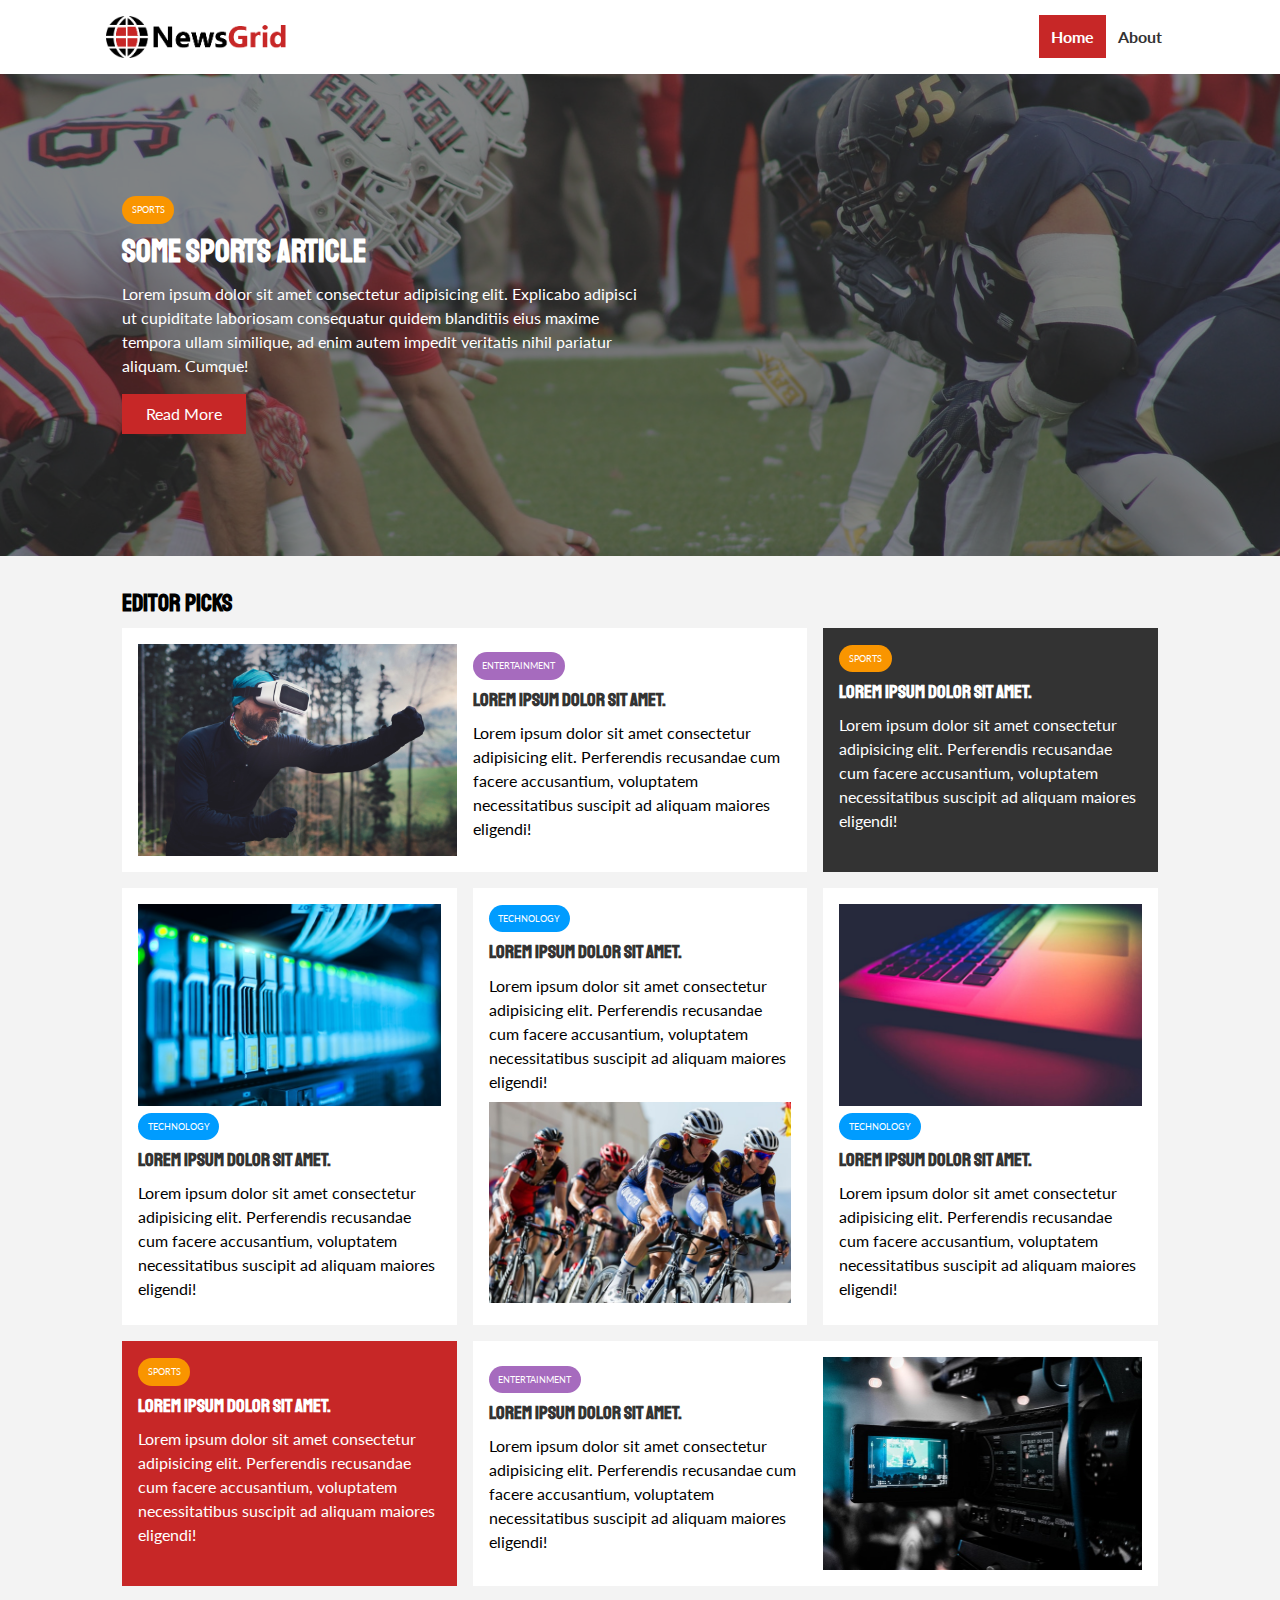
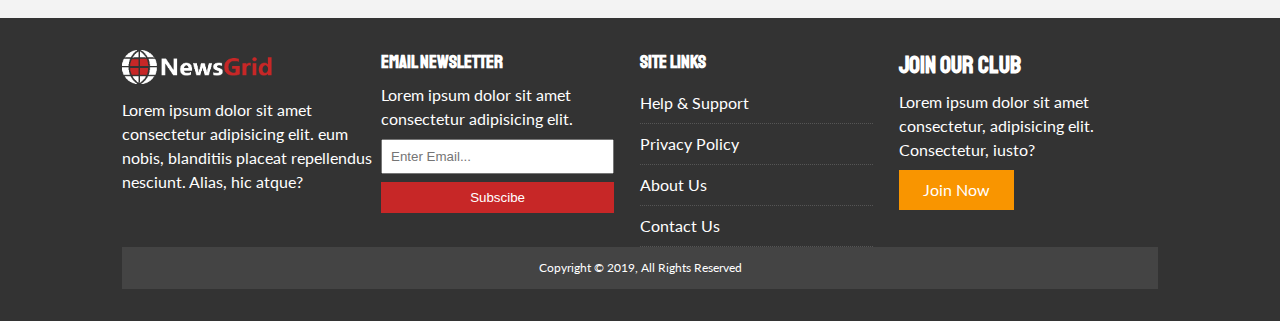
<file: index.html>
<!DOCTYPE html>
<html lang="en">
<head>
    <meta charset="UTF-8">
    <meta name="viewport" content="width=device-width, initial-scale=1.0">
    <meta http-equiv="X-UA-Compatible" content="ie=edge">
    <title>News Website | Home</title>
    <link rel="stylesheet" href="css/style.css">
    <link rel="stylesheet" media="screen and (max-width:768px)" 
    href="css/mobile.css">
    <link rel="stylesheet" 
    href="https://use.fontawesome.com/releases/v5.7.2/css/all.css" 
    integrity="sha384-fnmOCqbTlWIlj8LyTjo7mOUStjsKC4pOpQbqyi7RrhN7udi9RwhKkMHpvLbHG9Sr" 
    crossorigin="anonymous">
    <link rel="shortcut icon" href="/favicon.ico" type="image/x-icon">
    <link rel="icon" href="/favicon.ico" type="image/x-icon">
</head>
<body>
        <nav id="main-nav">
                <div class="container">
                    <img src="img/logo.png" alt="NewsGrid" class="logo">
                  <div class="social">
                    <a href="http://facebook.com" target="_blank"><i class="fab fa-facebook fa-2x"></i></a>
                    <a href="http://twitter.com" target="_blank"><i class="fab fa-twitter fa-2x"></i></a>
                    <a href="http://instagram.com" target="_blank"><i class="fab fa-instagram fa-2x"></i></a>
                    <a href="http://youtube.com" target="_blank"><i class="fab fa-youtube fa-2x"></i></a>
                  </div>
                  <ul>
                    <li><a class="current" href="index.html">Home</a></li>
                    <li><a href="about.html">About</a></li>
                  </ul>
                </div>
              </nav>

              <!-- Showcase -->
              <header id="showcase">
                <div class="container">
                  <div class="showcase-container">
                    <div class="showcase-content">
                      <div class="category category-sports">Sports</div>
                      <h1>Some Sports Article</h1>
                      <p>Lorem ipsum dolor sit amet consectetur adipisicing elit. 
                        Explicabo adipisci ut cupiditate laboriosam 
                        consequatur quidem blanditiis eius maxime tempora ullam similique, ad enim autem impedit veritatis nihil pariatur aliquam. Cumque!</p>
                        <a href="article.html" class="btn btn-primary">Read More</a>
                    </div>
                  </div>
                </div>
              </header>

              <!-- Home Articles -->
        <section id="home-articles" class="py-2">
          <div class="container">
          <h2>Editor Picks</h2>
          <div class="articles-container">
            <article class="card">
              <img src="./img/articles/ent1.jpg" alt="">
              <div>
                <div class="category category-ent">Entertainment</div>
                <h3><a href="article.html">Lorem ipsum dolor sit amet.</a></h3>
                <p>Lorem ipsum dolor sit amet consectetur adipisicing elit. Perferendis recusandae cum facere accusantium, voluptatem necessitatibus suscipit ad aliquam maiores eligendi!</p>
              </div>
            </article>

            <article class="card bg-dark">
               <div class="category category-sports">Sports</div>
                  <h3><a href="article.html">Lorem ipsum dolor sit amet.</a></h3>
                  <p>Lorem ipsum dolor sit amet consectetur adipisicing elit. Perferendis recusandae cum facere accusantium, voluptatem necessitatibus suscipit ad aliquam maiores eligendi!</p>
              </article>

              <article class="card">
                <img src="./img/articles/tech1.jpg" alt="">
                  <div class="category category-tech">Technology</div>
                     <h3><a href="article.html">Lorem ipsum dolor sit amet.</a></h3>
                     <p>Lorem ipsum dolor sit amet consectetur adipisicing elit. Perferendis recusandae cum facere accusantium, voluptatem necessitatibus suscipit ad aliquam maiores eligendi!</p>
                 </article>

                 <article class="card">
                      <div class="category category-tech">Technology</div>
                         <h3><a href="article.html">Lorem ipsum dolor sit amet.</a></h3>
                         <p>Lorem ipsum dolor sit amet consectetur adipisicing elit. Perferendis recusandae cum facere accusantium, voluptatem necessitatibus suscipit ad aliquam maiores eligendi!</p>
                         <img src="./img/articles/sports1.jpg" alt="">
                     </article>

                     <article class="card">
                        <img src="./img/articles/tech2.jpg" alt="">
                          <div class="category category-tech">Technology</div>
                             <h3><a href="article.html">Lorem ipsum dolor sit amet.</a></h3>
                             <p>Lorem ipsum dolor sit amet consectetur adipisicing elit. Perferendis recusandae cum facere accusantium, voluptatem necessitatibus suscipit ad aliquam maiores eligendi!</p>
                         </article>

                         <article class="card bg-primary">
                            <div class="category category-sports">Sports</div>
                               <h3><a href="article.html">Lorem ipsum dolor sit amet.</a></h3>
                               <p>Lorem ipsum dolor sit amet consectetur adipisicing elit. Perferendis recusandae cum facere accusantium, voluptatem necessitatibus suscipit ad aliquam maiores eligendi!</p>
                           </article>

                           <article class="card">
                              <div>
                                <div class="category category-ent">Entertainment</div>
                                <h3><a href="article.html">Lorem ipsum dolor sit amet.</a></h3>
                                <p>Lorem ipsum dolor sit amet consectetur adipisicing elit. Perferendis recusandae cum facere accusantium, voluptatem necessitatibus suscipit ad aliquam maiores eligendi!</p>
                              </div>
                              <img src="./img/articles/ent2.jpg" alt="">
                            </article>
               
          </div>
        </div>
        </section>  
        
        <!-- Footer Starts from here -->
    <footer id="main-footer" class="bg-dark py-2">
    <div class="container footer-container">
    <div>
        <img src="./img/logo_light.png" alt="NewsLogo">
        <p>Lorem ipsum dolor sit amet consectetur adipisicing elit. eum nobis, 
            blanditiis placeat repellendus nesciunt. Alias, hic atque?</p>
    </div>
    <div>
        <h3>Email Newsletter</h3>
        <p>Lorem ipsum dolor sit amet consectetur adipisicing elit.</p>
    <form>
        <input type="email" placeholder="Enter Email...">
        <input type="submit" value="Subscibe" class="btn btn-primary">
    </form>
    </div>
    <div>
        <h3>Site Links</h3>
    <ul class="list">
        <li><a href="#">Help & Support</a></li>
        <li><a href="#">Privacy Policy</a></li>
        <li><a href="#">About Us</a></li>
        <li><a href="">Contact Us</a></li>
    </ul>
    </div>
    <div>
        <h2>Join Our Club</h2>
        <p>Lorem ipsum dolor sit amet consectetur, adipisicing elit. Consectetur, iusto?</p>
        <a href="" class="btn btn-secoundary">Join Now</a> 
    </div>
    <div>
        <p>Copyright &copy; 2019, All Rights Reserved</p>
    </div>
    </div>
    </footer>     
</body>
</html>
</file>
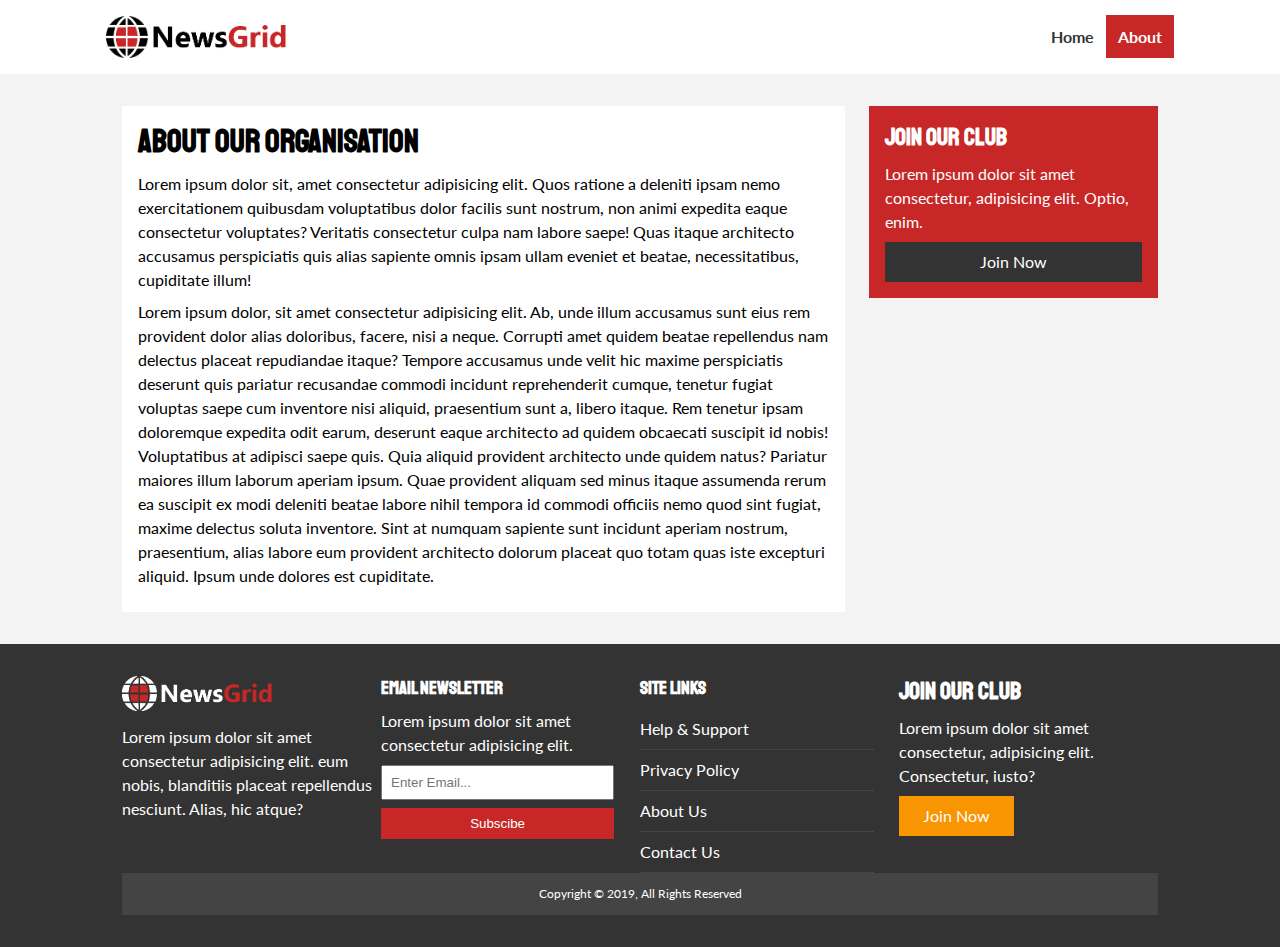
<file: about.html>
<!DOCTYPE html>
<html lang="en">
<head>
    <meta charset="UTF-8">
    <meta name="viewport" content="width=device-width, initial-scale=1.0">
    <meta http-equiv="X-UA-Compatible" content="ie=edge">
    <title>News Website | About</title>
    <link rel="stylesheet" href="css/style.css">
    <link rel="stylesheet" media="screen and (max-width:768px)" 
    href="css/mobile.css">
    <link rel="stylesheet" 
    href="https://use.fontawesome.com/releases/v5.7.2/css/all.css" 
    integrity="sha384-fnmOCqbTlWIlj8LyTjo7mOUStjsKC4pOpQbqyi7RrhN7udi9RwhKkMHpvLbHG9Sr" 
    crossorigin="anonymous">
    <link rel="shortcut icon" href="/favicon.ico" type="image/x-icon">
    <link rel="icon" href="/favicon.ico" type="image/x-icon">
</head>
<body>
    <!-- Main-Nav bar -->
    <nav id="main-nav">
    <div class="container">
        <img src="img/logo.png" alt="NewsGrid" class="logo">
    <div class="social">
        <a href="http://facebook.com" target="_blank"><i class="fab fa-facebook fa-2x"></i></a>
        <a href="http://twitter.com" target="_blank"><i class="fab fa-twitter fa-2x"></i></a>
        <a href="http://instagram.com" target="_blank"><i class="fab fa-instagram fa-2x"></i></a>
        <a href="http://youtube.com" target="_blank"><i class="fab fa-youtube fa-2x"></i></a>
    </div>
    <ul>
        <li><a href="index.html">Home</a></li>
        <li><a class="current" href="about.html">About</a></li>
    </ul>
    </div>
    </nav>
    <!-- Navbar ends here -->
    <section class="about py-2">
        <div class="container">
            <div class="page-container">
                <article class="card">
                    <h1 class="l-heading">About Our Organisation</h1>
                    <p>Lorem ipsum dolor sit, amet consectetur adipisicing elit. Quos ratione a deleniti ipsam nemo exercitationem quibusdam voluptatibus dolor facilis sunt nostrum, non animi expedita eaque consectetur voluptates? Veritatis consectetur culpa nam labore saepe! Quas itaque architecto accusamus perspiciatis quis alias sapiente omnis ipsam ullam eveniet et beatae, necessitatibus, cupiditate illum!</p>
                    <p>Lorem ipsum dolor, sit amet consectetur adipisicing elit. Ab, unde illum accusamus sunt eius rem provident dolor alias doloribus, facere, nisi a neque. Corrupti amet quidem beatae repellendus nam delectus placeat repudiandae itaque? Tempore accusamus unde velit hic maxime perspiciatis deserunt quis pariatur recusandae commodi incidunt reprehenderit cumque, tenetur fugiat voluptas saepe cum inventore nisi aliquid, praesentium sunt a, libero itaque. Rem tenetur ipsam doloremque expedita odit earum, deserunt eaque architecto ad quidem obcaecati suscipit id nobis! Voluptatibus at adipisci saepe quis. Quia aliquid provident architecto unde quidem natus? Pariatur maiores illum laborum aperiam ipsum. Quae provident aliquam sed minus itaque assumenda rerum ea suscipit ex modi deleniti beatae labore nihil tempora id commodi officiis nemo quod sint fugiat, maxime delectus soluta inventore. Sint at numquam sapiente sunt incidunt aperiam nostrum, praesentium, alias labore eum provident architecto dolorum placeat quo totam quas iste excepturi aliquid. Ipsum unde dolores est cupiditate.</p>
                </article>
                <aside class="card bg-primary">
                    <h2>Join Our Club</h2>
                    <p>Lorem ipsum dolor sit amet consectetur, adipisicing elit. Optio, enim.</p>
                    <a href="" class="btn btn-dark btn-block">Join Now</a>
                </aside>
            </div>
        </div>
    </section>

        
    <!-- Footer Starts from here -->
    <footer id="main-footer" class="bg-dark py-2">
    <div class="container footer-container">
    <div>
        <img src="./img/logo_light.png" alt="NewsLogo">
        <p>Lorem ipsum dolor sit amet consectetur adipisicing elit. eum nobis, 
            blanditiis placeat repellendus nesciunt. Alias, hic atque?</p>
    </div>
    <div>
        <h3>Email Newsletter</h3>
        <p>Lorem ipsum dolor sit amet consectetur adipisicing elit.</p>
    <form>
        <input type="email" placeholder="Enter Email...">
        <input type="submit" value="Subscibe" class="btn btn-primary">
    </form>
    </div>
    <div>
        <h3>Site Links</h3>
    <ul class="list">
        <li><a href="#">Help & Support</a></li>
        <li><a href="#">Privacy Policy</a></li>
        <li><a href="#">About Us</a></li>
        <li><a href="">Contact Us</a></li>
    </ul>
    </div>
    <div>
        <h2>Join Our Club</h2>
        <p>Lorem ipsum dolor sit amet consectetur, adipisicing elit. Consectetur, iusto?</p>    
        <a href="" class="btn btn-secoundary">Join Now</a> 
    </div>
    <div>
        <p>Copyright &copy; 2019, All Rights Reserved</p>
    </div>
    </div>
    </footer>     
</body>
</html>
</file>
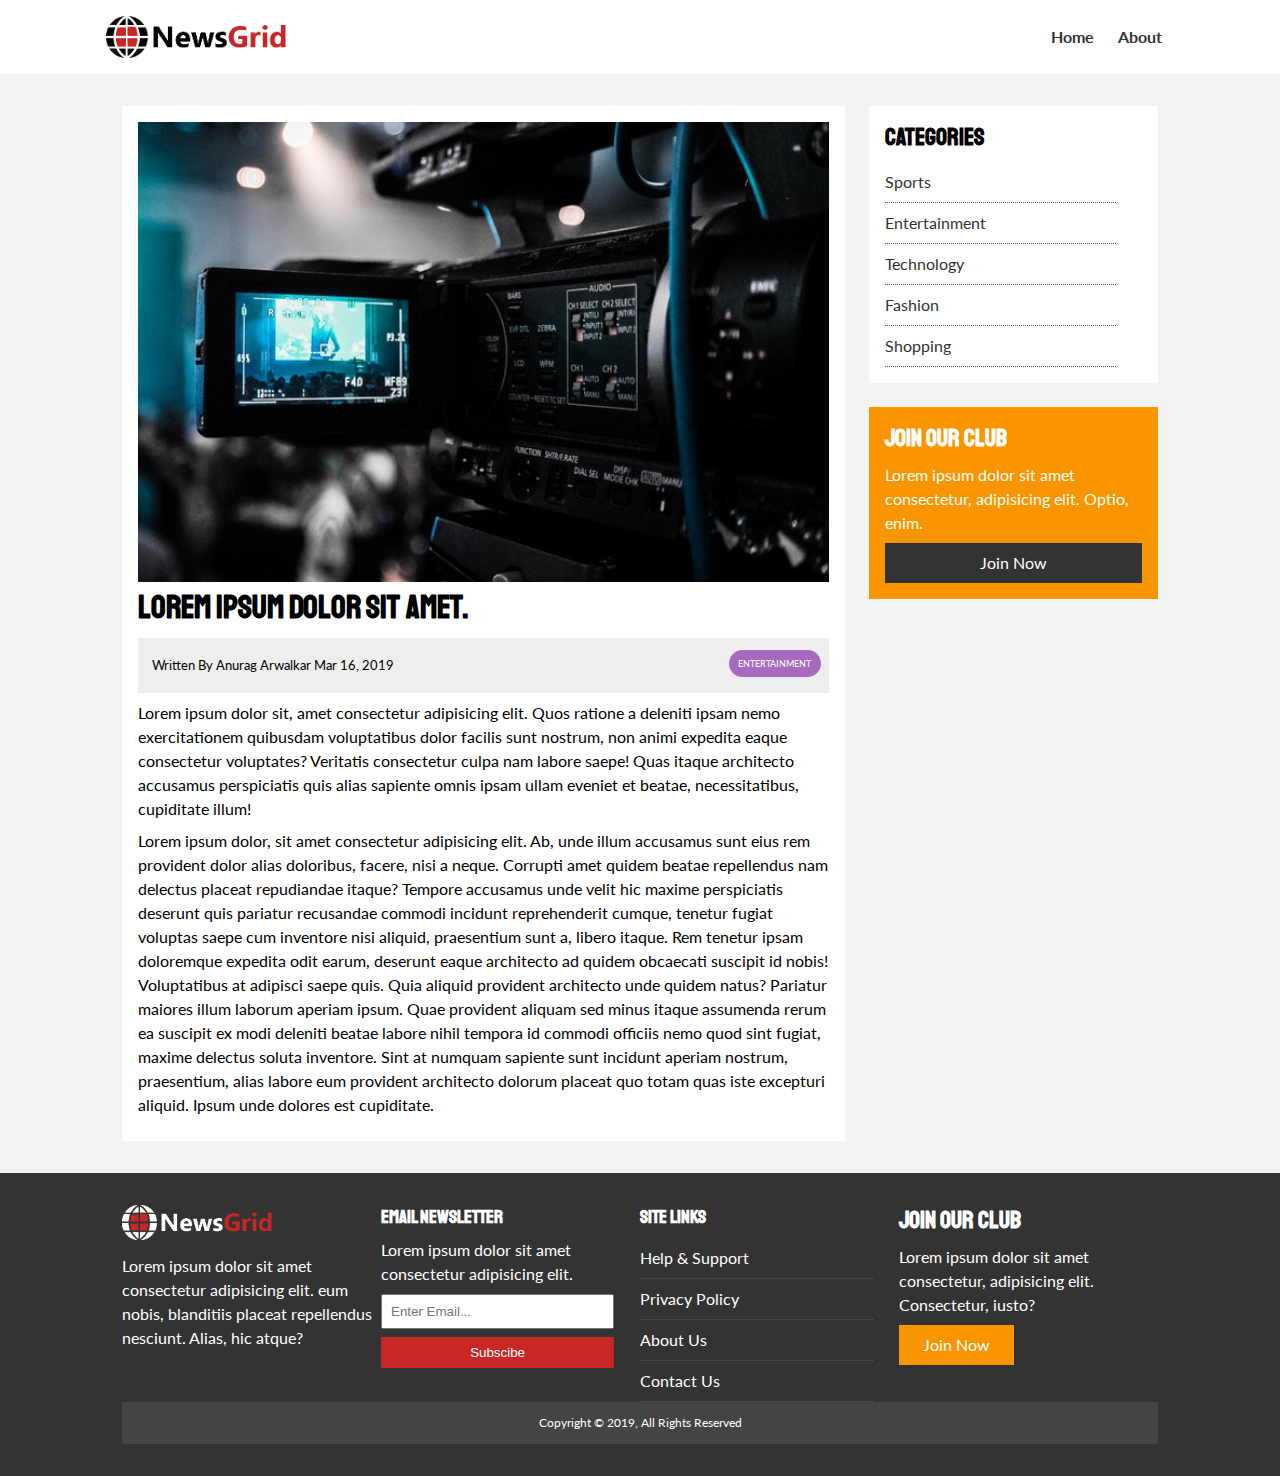
<file: article.html>
<!DOCTYPE html>
<html lang="en">
<head>
    <meta charset="UTF-8">
    <meta name="viewport" content="width=device-width, initial-scale=1.0">
    <meta http-equiv="X-UA-Compatible" content="ie=edge">
    <title>News Website | Article</title>
    <link rel="stylesheet" href="css/style.css">
    <link rel="stylesheet" media="screen and (max-width:768px)" 
    href="css/mobile.css">
    <link rel="stylesheet" 
    href="https://use.fontawesome.com/releases/v5.7.2/css/all.css" 
    integrity="sha384-fnmOCqbTlWIlj8LyTjo7mOUStjsKC4pOpQbqyi7RrhN7udi9RwhKkMHpvLbHG9Sr" 
    crossorigin="anonymous">
    <link rel="shortcut icon" href="/favicon.ico" type="image/x-icon">
    <link rel="icon" href="/favicon.ico" type="image/x-icon">
</head>
<body>
    <!-- Main-Nav bar -->
    <nav id="main-nav">
    <div class="container">
        <img src="img/logo.png" alt="NewsGrid" class="logo">
    <div class="social">
        <a href="http://facebook.com" target="_blank"><i class="fab fa-facebook fa-2x"></i></a>
        <a href="http://twitter.com" target="_blank"><i class="fab fa-twitter fa-2x"></i></a>
        <a href="http://instagram.com" target="_blank"><i class="fab fa-instagram fa-2x"></i></a>
        <a href="http://youtube.com" target="_blank"><i class="fab fa-youtube fa-2x"></i></a>
    </div>
    <ul>
        <li><a href="index.html">Home</a></li>
        <li><a href="about.html">About</a></li>
    </ul>
    </div>
    </nav>


    <section id="article" class="py-2">
        <div class="container">
            <div class="page-container">
                <article class="card">
                    <img src="./img/articles/ent2.jpg" alt="" srcset="">
                    <h1 class="l-heading">Lorem ipsum dolor sit amet.</h1>
                    <div class="meta">
                        <small><i class="fas fa-user"></i>&nbsp; Written By Anurag Arwalkar Mar 16, 2019</small>
                        <div class="category category-ent">Entertainment</div>
                    </div>
                   
                    <p>Lorem ipsum dolor sit, amet consectetur adipisicing elit. Quos ratione a deleniti ipsam nemo exercitationem quibusdam voluptatibus dolor facilis sunt nostrum, non animi expedita eaque consectetur voluptates? Veritatis consectetur culpa nam labore saepe! Quas itaque architecto accusamus perspiciatis quis alias sapiente omnis ipsam ullam eveniet et beatae, necessitatibus, cupiditate illum!</p>
                    <p>Lorem ipsum dolor, sit amet consectetur adipisicing elit. Ab, unde illum accusamus sunt eius rem provident dolor alias doloribus, facere, nisi a neque. Corrupti amet quidem beatae repellendus nam delectus placeat repudiandae itaque? Tempore accusamus unde velit hic maxime perspiciatis deserunt quis pariatur recusandae commodi incidunt reprehenderit cumque, tenetur fugiat voluptas saepe cum inventore nisi aliquid, praesentium sunt a, libero itaque. Rem tenetur ipsam doloremque expedita odit earum, deserunt eaque architecto ad quidem obcaecati suscipit id nobis! Voluptatibus at adipisci saepe quis. Quia aliquid provident architecto unde quidem natus? Pariatur maiores illum laborum aperiam ipsum. Quae provident aliquam sed minus itaque assumenda rerum ea suscipit ex modi deleniti beatae labore nihil tempora id commodi officiis nemo quod sint fugiat, maxime delectus soluta inventore. Sint at numquam sapiente sunt incidunt aperiam nostrum, praesentium, alias labore eum provident architecto dolorum placeat quo totam quas iste excepturi aliquid. Ipsum unde dolores est cupiditate.</p>
                </article>
                <aside id="category" class="card">
                        <h2>Categories</h2>
                        <ul class="list">
                            <li><a href="#"><i class="fas fa-chevron-right"></i> Sports</a></li>
                            <li><a href="#"><i class="fas fa-chevron-right"></i> Entertainment</a></li>
                            <li><a href="#"><i class="fas fa-chevron-right"></i> Technology</a></li>
                            <li><a href="#"><i class="fas fa-chevron-right"></i> Fashion</a></li>
                            <li><a href="#"><i class="fas fa-chevron-right"></i> Shopping</a></li>
                        </ul>
                    </aside>
                <aside class="card bg-secoundary">
                    <h2>Join Our Club</h2>
                    <p>Lorem ipsum dolor sit amet consectetur, adipisicing elit. Optio, enim.</p>
                    <a href="" class="btn btn-dark btn-block">Join Now</a>
                </aside>

            </div>
        </div>
    </section>

        
    <!-- Footer Starts from here -->
    <footer id="main-footer" class="bg-dark py-2">
    <div class="container footer-container">
    <div>
        <img src="./img/logo_light.png" alt="NewsLogo">
        <p>Lorem ipsum dolor sit amet consectetur adipisicing elit. eum nobis, 
            blanditiis placeat repellendus nesciunt. Alias, hic atque?</p>
    </div>
    <div>
        <h3>Email Newsletter</h3>
        <p>Lorem ipsum dolor sit amet consectetur adipisicing elit.</p>
    <form>
        <input type="email" placeholder="Enter Email...">
        <input type="submit" value="Subscibe" class="btn btn-primary">
    </form>
    </div>
    <div>
        <h3>Site Links</h3>
    <ul class="list">
        <li><a href="#">Help & Support</a></li>
        <li><a href="#">Privacy Policy</a></li>
        <li><a href="#">About Us</a></li>
        <li><a href="">Contact Us</a></li>
    </ul>
    </div>
    <div>
        <h2>Join Our Club</h2>
        <p>Lorem ipsum dolor sit amet consectetur, adipisicing elit. Consectetur, iusto?</p>    
        <a href="" class="btn btn-secoundary">Join Now</a> 
    </div>
    <div>
        <p>Copyright &copy; 2019, All Rights Reserved</p>
    </div>
    </div>
    </footer>     
</body>
</html>
</file>
<file: css/style.css>
@import url('https://fonts.googleapis.com/css?family=Lato|Staatliches');
/* CSS variables */
:root{
    --primary-color:#c72727;
    --secoundary-color:#f99500;
    --light-color:#f3f3f3;
    --dark-color:#333;
    --max-width:1100px;
}

.category{
    --sport-color:#f99500;
    --ent-color:#a66bbe;
    --tech-color:#009cff;
}

.category{
    color: #fff;
    display: inline-block;
    border-radius: 15px;
    text-transform: uppercase;
    font-size: 0.55rem;
    padding: 0.44rem 0.6rem;
    margin-bottom: 0.5rem;
}

.category-sports{
    background: var(--sport-color);
}

.category-ent{
    background: var(--ent-color);
}

.category-tech{
    background: var(--tech-color);
}

.btn{
    display: inline-block;
    border: none;
    background: var(--dark-color);
    color: #fff;
    padding: 0.5rem 1.5rem;
}

.btn-light{background: var(--light-color)}

.btn-primary{background: var(--primary-color)}

.btn-secoundary{background: var(--secoundary-color)}

.l-heading{
    font-size: 2rem;
}

.meta{
    display: flex;
    justify-content: space-between;
    align-items: center;
    background: #eee;
    padding: 0.5rem;
}

.meta > div {
    margin-top: 0.25rem; 
}

.btn-block{
    display: block;
    width: 100%;
    text-align: center;
}
*{  
    margin:0;
    padding: 0;
    box-sizing:border-box;
}


body{
    font-family: 'Lato', sans-serif;
    line-height: 1.5;
    background: var(--light-color);
}



a{
    text-decoration: none;
    color: #333
}

ul{
    list-style: none;

}

p {
    margin: .5rem 0;
  }

img{
    width: 100%;
}

h1, h2, h3, h4, h5, h6 {
    font-family: 'Staatliches', cursive;
    margin-bottom: 0.55rem; 
	line-height: 1.3;
}

.container{
    max-width: var(--max-width);
    margin: auto;
    padding: 0 2rem;
    overflow: hidden;
}

.card{
    background: #fff;
    padding: 1rem;
}

.bg-dark{
    background: var(--dark-color);
    color: #fff;
}

.bg-primary{
    background: var(--primary-color);
    color: #fff;
}

.bg-secoundary{
    background: var(--secoundary-color);
    color: #fff;
}

.bg-dark a{
    color: #fff;
} 

.bg-primary a{
    color: #fff;
}

.py-1 {padding: 1.5rem 0 }
.py-2 {padding: 2rem 0 }
.py-3 {padding: 3rem 0}

.list li {
    padding: 0.5rem 0;
    border-bottom: #555 dotted 1px;
    width: 90%;
}

.list li a:hover{
    color: var(--primary-color)
}

#main-nav {
    position: sticky;
    z-index: 2;
    top: 0;
    background: #fff;
}

#main-nav .container{
    display: grid;
    grid-template-columns: 6fr 3fr 2fr;
    padding: 1rem;
    align-items: center;
}

#main-nav .logo {
    width: 180px;
}

#main-nav ul{
    justify-self: end;
    display: flex;
}

#main-nav ul li a {
    padding: .75rem;
    font-weight: bold;
}

#main-nav ul li a.current {
    background: var(--primary-color);
    color: #fff
}

#main-nav ul li a.current:hover{
    background: var(--light-color);
    color: var(--dark-color)
}

#main-nav .social {
    justify-self: center;
}

#main-nav .social i {
    color: #777;
    margin-right: .5rem;
}

#showcase{
    color: #fff;
    background: var(--dark-color);
    padding: 1rem;
    position: relative;
}

#showcase::before{
    content: '';
    background: url('../img/featured.jpg') no-repeat center center/cover;
    position: absolute;
    top:0;
    left: 0;
    width: 100%;
    height: 100%;
    opacity: 0.4;
}

#showcase .showcase-container{
    display: grid;
    grid-template-columns: repeat(2, 1fr);
    justify-content: center;
    align-items: center;
    height: 50vh;
}

#showcase .showcase-content{
    z-index: 1;
}

#showcase .showcase-content p{
    margin-bottom:1rem; 
}

#home-articles .articles-container {
    display: grid;
    grid-template-columns: repeat(3, 1fr);
    grid-gap:1rem;
}


#home-articles .articles-container > *:first-child,
#home-articles .articles-container > *:last-child{
    display: grid;
    grid-template-columns: repeat(2, 1fr);
    grid-gap:1rem;
    align-items: center;
    grid-column: 1 /span 2;
}

#home-articles .articles-container > *:last-child{
    grid-column: 2 /span 2
}

#main-footer .footer-container{
    display: grid;
    grid-template-columns: repeat(4, 1fr); */
    grid-gap: 1.5rem; 
}

#main-footer img{
    width: 150px;
}

#main-footer .footer-container > *:last-child {
    grid-column: 1/span 4;
    text-align: center;
    background: #444;
    font-size: 0.75rem;
    padding: .25rem;
}

#main-footer .footer-container input[type="email"]{
    width: 90%;
    padding: 0.5rem;
    margin-bottom:0.5rem; 
}

#main-footer .footer-container input[type="submit"]{
    width: 90%;
}

.page-container{
    display: grid;
    grid-template-columns: 5fr 2fr;
    grid-gap: 1.5rem;
}

.page-container > *:first-child{
    grid-row: 1 /span 3;
    /* overflow: hidden; */
}
</file>
<file: css/mobile.css>
/* Navigation */
#main-nav .social{
    display: none;
}

#main-nav .container{
    grid-template-columns:1fr;
    grid-gap: 1rem;
}

#main-nav ul, #main-nav .logo {
    justify-self: center;
}

#main-nav ul li a{
    padding: 0.5rem;
}

/* Home Articles */

#home-articles .articles-container{
    grid-template-columns: repeat(2, 1fr);
}


#home-articles .articles-container >*:first-child,
#home-articles .articles-container >*:last-child{
    grid-template-columns: 1fr;
    grid-column: 1;
}

@media screen and (max-width:600px){
    /* stack grid items */
    #showcase .showcase-container{
        grid-template-columns: 1fr;
    }

    #home-articles .articles-container{
        grid-template-columns: 1fr;
    }

    #main-footer .footer-container{
        grid-template-columns: 1fr;
        grid-gap: 2rem;
    }

    #main-footer .footer-container > *:last-child {
        grid-column: 1;
    }

    .page-container{
        grid-template-columns: 1fr;
        text-align: center;
    }

    .page-container > *:first-child{
        grid-row:1;
    }
}
</file>
